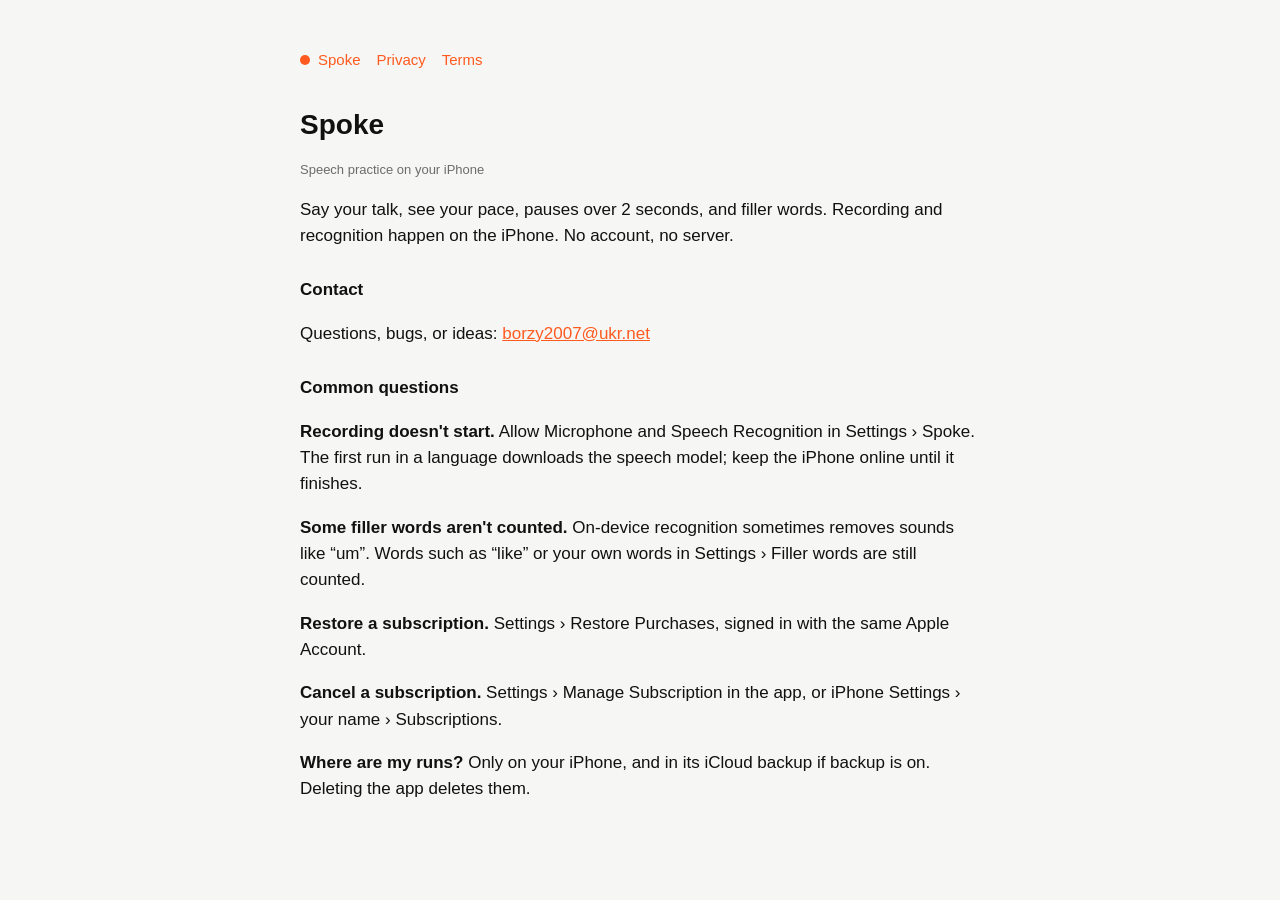
<file: index.html>
<!doctype html>
<html lang="en">
<head>
<meta charset="utf-8">
<meta name="viewport" content="width=device-width, initial-scale=1">
<title>Spoke Support</title>
<link rel="stylesheet" href="style.css">
</head>
<body>
<main>
<nav><span class="dot"></span><a href="index.html">Spoke</a><a href="privacy.html">Privacy</a><a href="terms.html">Terms</a></nav>
<h1>Spoke</h1>
<p class="muted">Speech practice on your iPhone</p>
<p>Say your talk, see your pace, pauses over 2 seconds, and filler words. Recording and recognition happen on the iPhone. No account, no server.</p>

<h2>Contact</h2>
<p>Questions, bugs, or ideas: <a href="mailto:borzy2007@ukr.net">borzy2007@ukr.net</a></p>

<h2>Common questions</h2>
<p><strong>Recording doesn't start.</strong> Allow Microphone and Speech Recognition in Settings › Spoke. The first run in a language downloads the speech model; keep the iPhone online until it finishes.</p>
<p><strong>Some filler words aren't counted.</strong> On-device recognition sometimes removes sounds like “um”. Words such as “like” or your own words in Settings › Filler words are still counted.</p>
<p><strong>Restore a subscription.</strong> Settings › Restore Purchases, signed in with the same Apple Account.</p>
<p><strong>Cancel a subscription.</strong> Settings › Manage Subscription in the app, or iPhone Settings › your name › Subscriptions.</p>
<p><strong>Where are my runs?</strong> Only on your iPhone, and in its iCloud backup if backup is on. Deleting the app deletes them.</p>
</main>
</body>
</html>
</file>
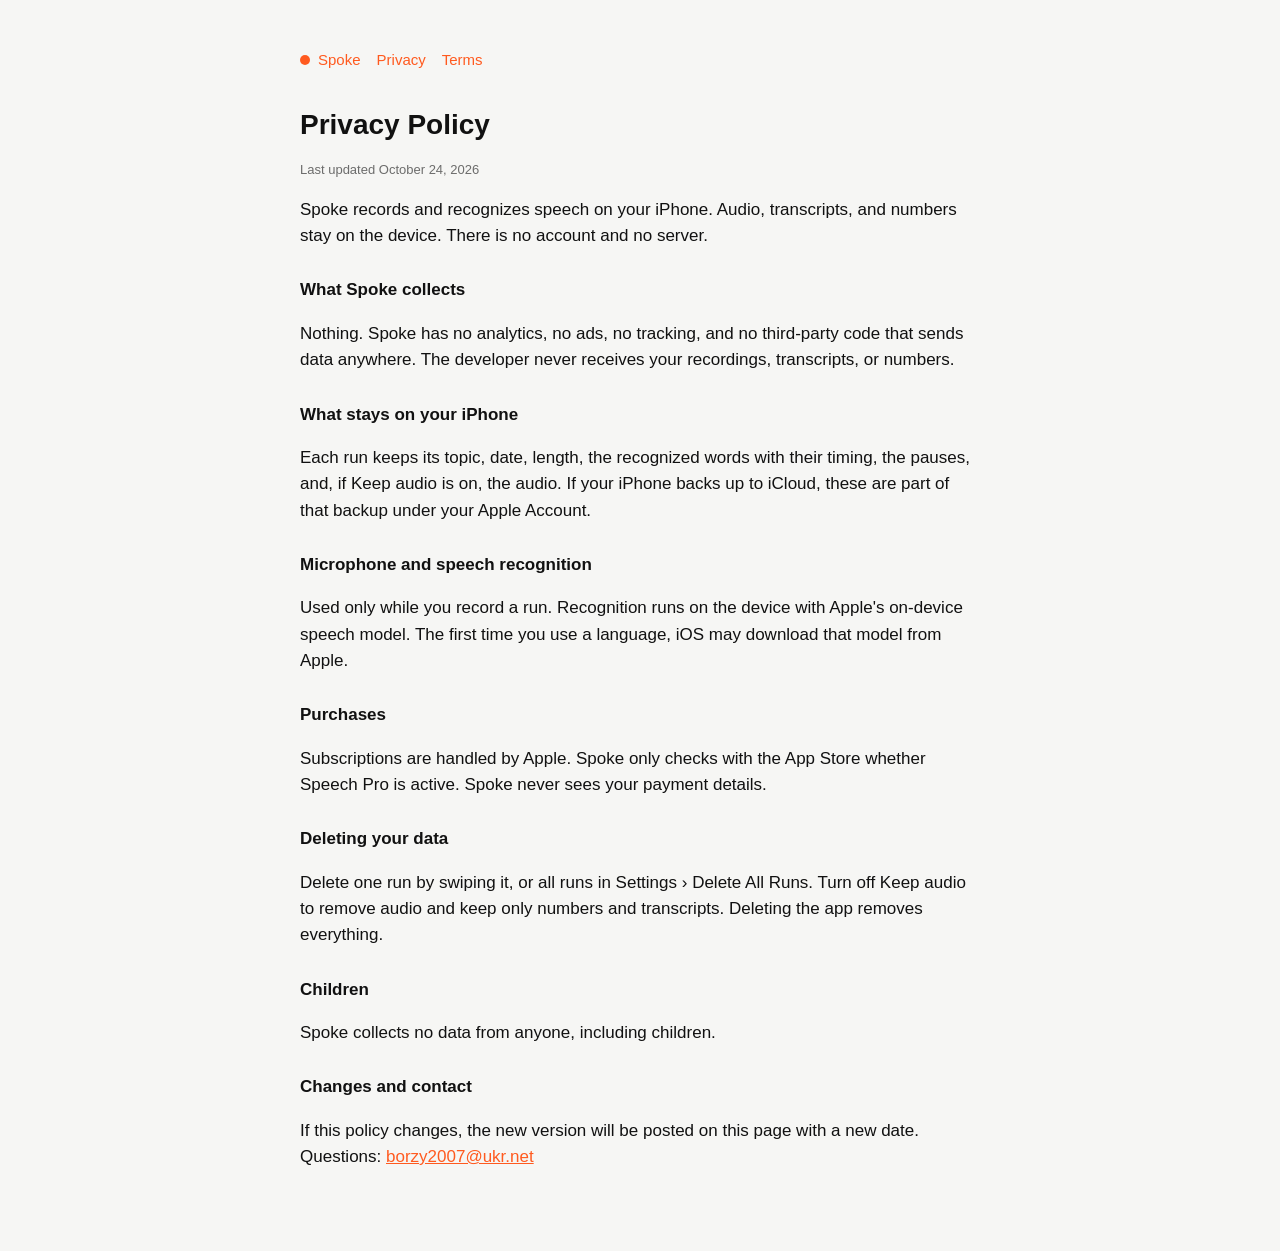
<file: privacy.html>
<!doctype html>
<html lang="en">
<head>
<meta charset="utf-8">
<meta name="viewport" content="width=device-width, initial-scale=1">
<title>Spoke Privacy Policy</title>
<link rel="stylesheet" href="style.css">
</head>
<body>
<main>
<nav><span class="dot"></span><a href="index.html">Spoke</a><a href="privacy.html">Privacy</a><a href="terms.html">Terms</a></nav>
<h1>Privacy Policy</h1>
<p class="muted">Last updated October 24, 2026</p>

<p>Spoke records and recognizes speech on your iPhone. Audio, transcripts, and numbers stay on the device. There is no account and no server.</p>

<h2>What Spoke collects</h2>
<p>Nothing. Spoke has no analytics, no ads, no tracking, and no third-party code that sends data anywhere. The developer never receives your recordings, transcripts, or numbers.</p>

<h2>What stays on your iPhone</h2>
<p>Each run keeps its topic, date, length, the recognized words with their timing, the pauses, and, if Keep audio is on, the audio. If your iPhone backs up to iCloud, these are part of that backup under your Apple Account.</p>

<h2>Microphone and speech recognition</h2>
<p>Used only while you record a run. Recognition runs on the device with Apple's on-device speech model. The first time you use a language, iOS may download that model from Apple.</p>

<h2>Purchases</h2>
<p>Subscriptions are handled by Apple. Spoke only checks with the App Store whether Speech Pro is active. Spoke never sees your payment details.</p>

<h2>Deleting your data</h2>
<p>Delete one run by swiping it, or all runs in Settings › Delete All Runs. Turn off Keep audio to remove audio and keep only numbers and transcripts. Deleting the app removes everything.</p>

<h2>Children</h2>
<p>Spoke collects no data from anyone, including children.</p>

<h2>Changes and contact</h2>
<p>If this policy changes, the new version will be posted on this page with a new date. Questions: <a href="mailto:borzy2007@ukr.net">borzy2007@ukr.net</a></p>
</main>
</body>
</html>
</file>
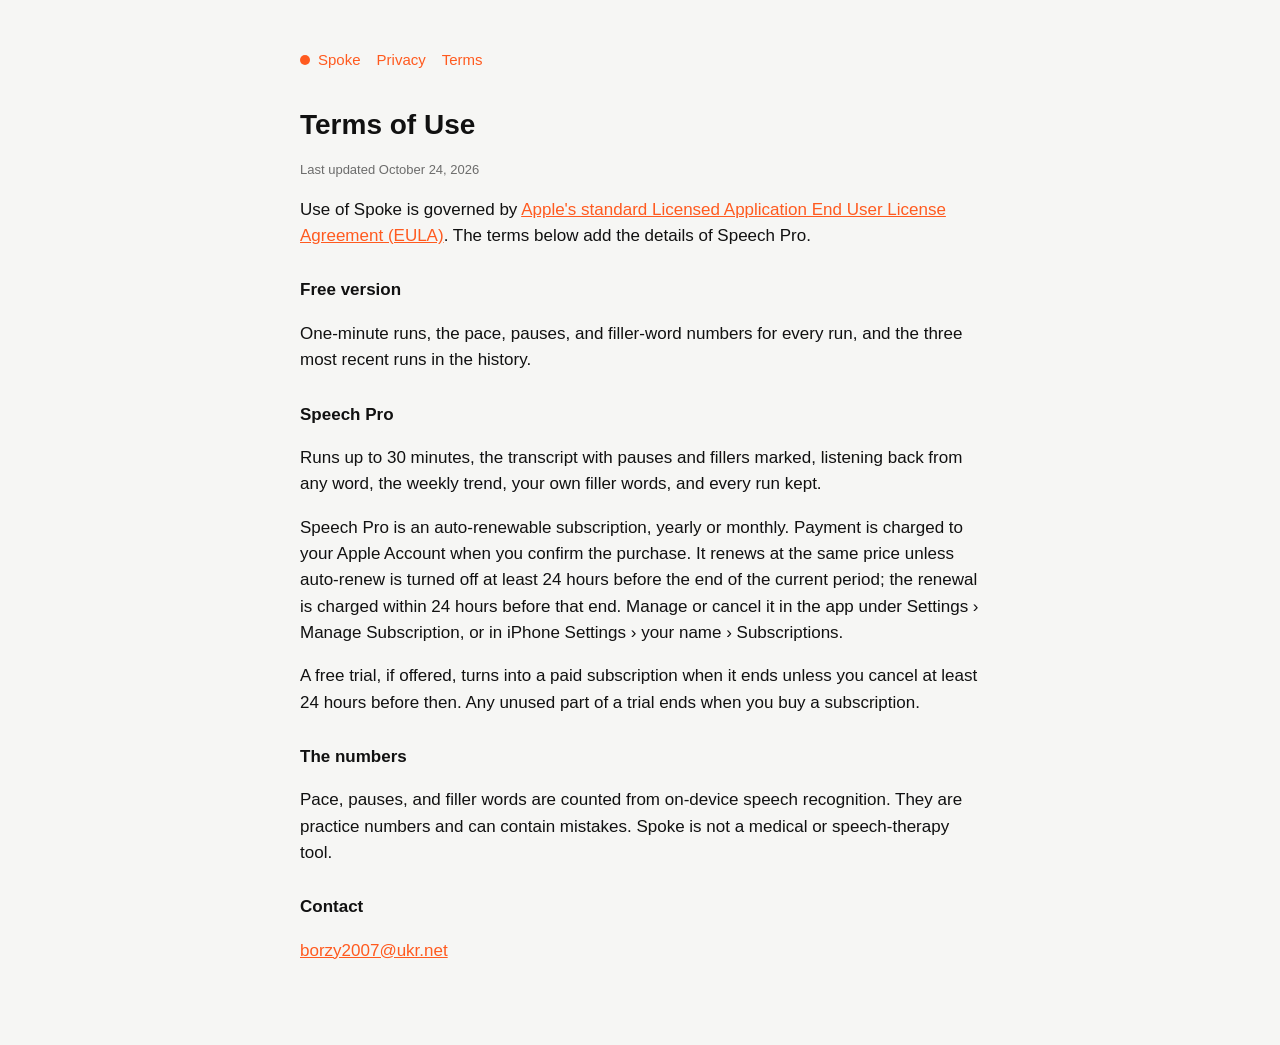
<file: terms.html>
<!doctype html>
<html lang="en">
<head>
<meta charset="utf-8">
<meta name="viewport" content="width=device-width, initial-scale=1">
<title>Spoke Terms of Use</title>
<link rel="stylesheet" href="style.css">
</head>
<body>
<main>
<nav><span class="dot"></span><a href="index.html">Spoke</a><a href="privacy.html">Privacy</a><a href="terms.html">Terms</a></nav>
<h1>Terms of Use</h1>
<p class="muted">Last updated October 24, 2026</p>

<p>Use of Spoke is governed by <a href="https://www.apple.com/legal/internet-services/itunes/dev/stdeula/">Apple's standard Licensed Application End User License Agreement (EULA)</a>. The terms below add the details of Speech Pro.</p>

<h2>Free version</h2>
<p>One-minute runs, the pace, pauses, and filler-word numbers for every run, and the three most recent runs in the history.</p>

<h2>Speech Pro</h2>
<p>Runs up to 30 minutes, the transcript with pauses and fillers marked, listening back from any word, the weekly trend, your own filler words, and every run kept.</p>
<p>Speech Pro is an auto-renewable subscription, yearly or monthly. Payment is charged to your Apple Account when you confirm the purchase. It renews at the same price unless auto-renew is turned off at least 24 hours before the end of the current period; the renewal is charged within 24 hours before that end. Manage or cancel it in the app under Settings › Manage Subscription, or in iPhone Settings › your name › Subscriptions.</p>
<p>A free trial, if offered, turns into a paid subscription when it ends unless you cancel at least 24 hours before then. Any unused part of a trial ends when you buy a subscription.</p>

<h2>The numbers</h2>
<p>Pace, pauses, and filler words are counted from on-device speech recognition. They are practice numbers and can contain mistakes. Spoke is not a medical or speech-therapy tool.</p>

<h2>Contact</h2>
<p><a href="mailto:borzy2007@ukr.net">borzy2007@ukr.net</a></p>
</main>
</body>
</html>
</file>
<file: style.css>
:root { color-scheme: light dark; --bg: #F6F6F4; --text: #111111; --muted: rgba(17,17,17,.6); --accent: #FF5A1F; }
@media (prefers-color-scheme: dark) { :root { --bg: #0E0E10; --text: #F2F2F2; --muted: rgba(242,242,242,.6); } }
body { margin: 0; background: var(--bg); color: var(--text); font: 17px/1.55 -apple-system, BlinkMacSystemFont, "SF Pro Text", "Helvetica Neue", Arial, sans-serif; }
main { max-width: 680px; margin: 0 auto; padding: 48px 16px 64px; }
h1 { font-size: 28px; font-weight: 600; margin: 0 0 4px; }
h2 { font-size: 17px; font-weight: 600; margin: 28px 0 4px; }
.muted { color: var(--muted); font-size: 13px; }
a { color: var(--accent); }
nav { margin-bottom: 32px; font-size: 15px; }
nav a { margin-right: 16px; text-decoration: none; }
.dot { display: inline-block; width: 10px; height: 10px; border-radius: 50%; background: var(--accent); margin-right: 8px; }
</file>
